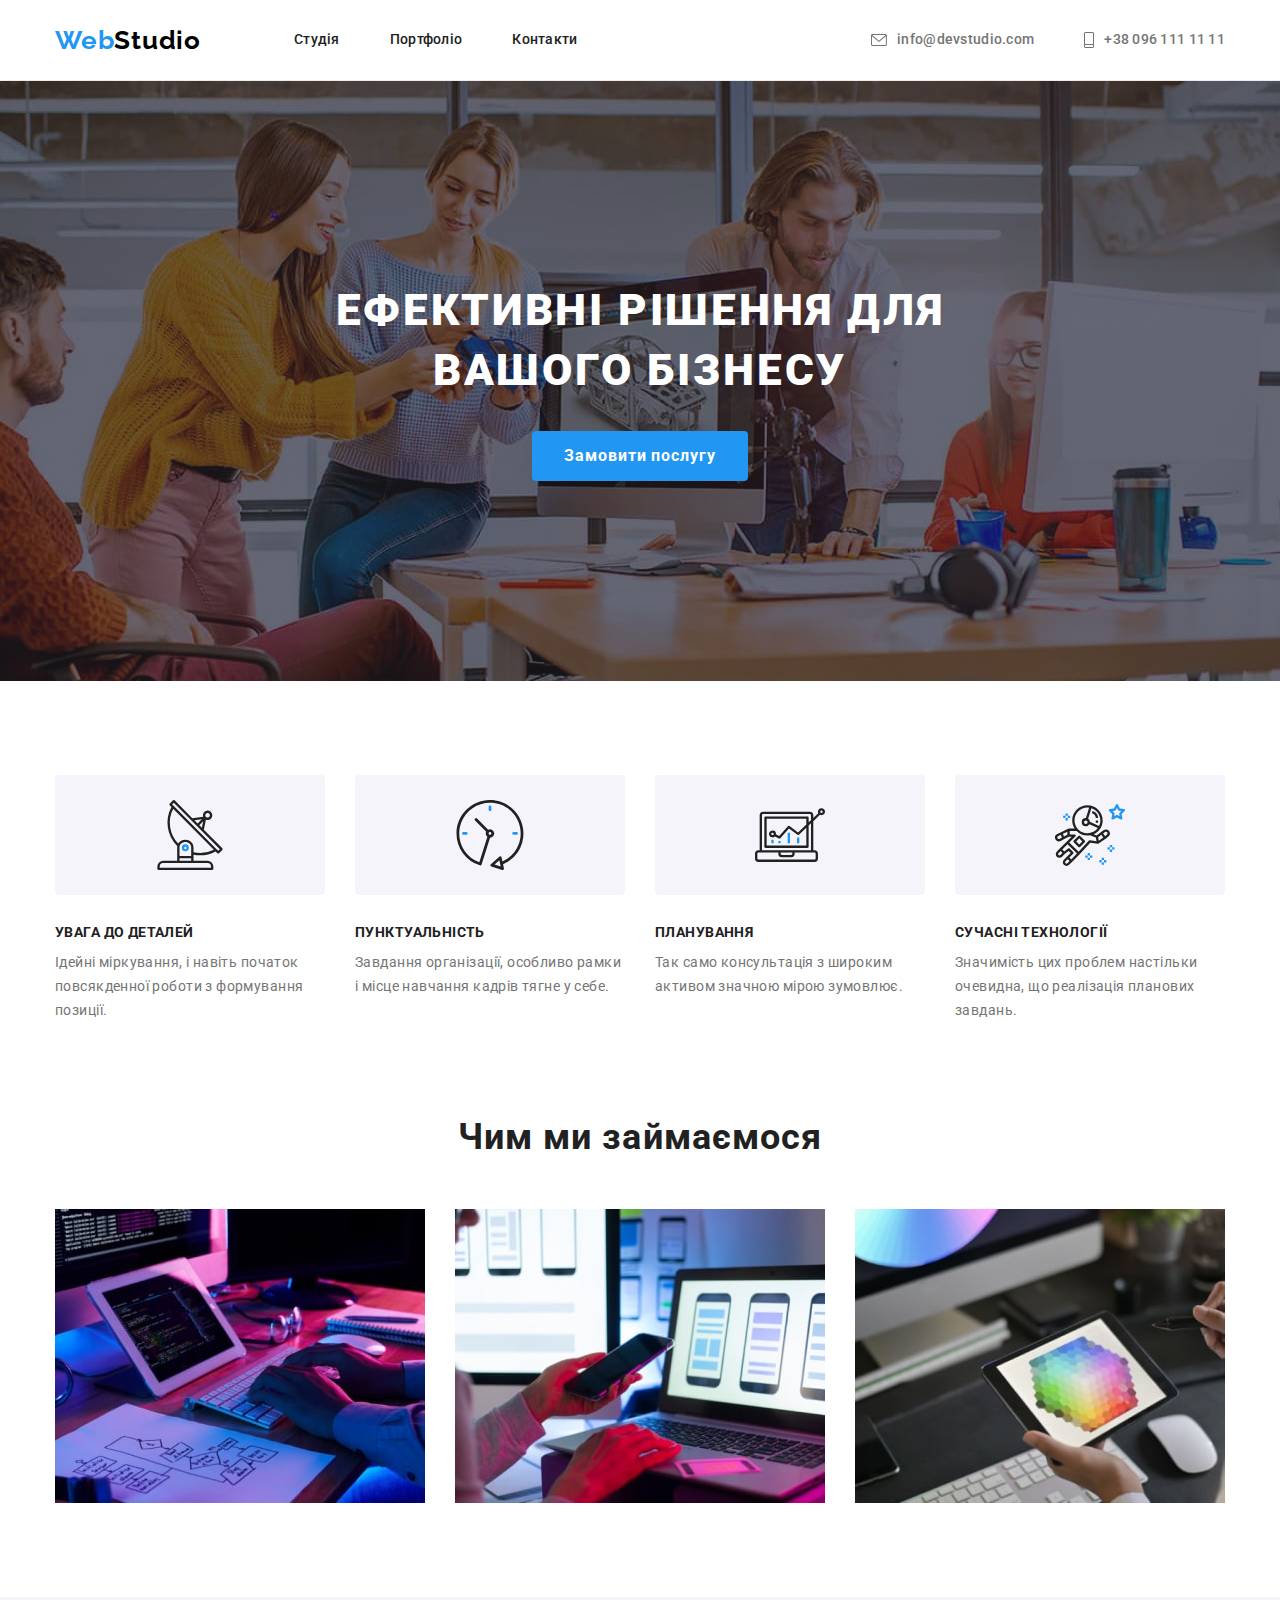
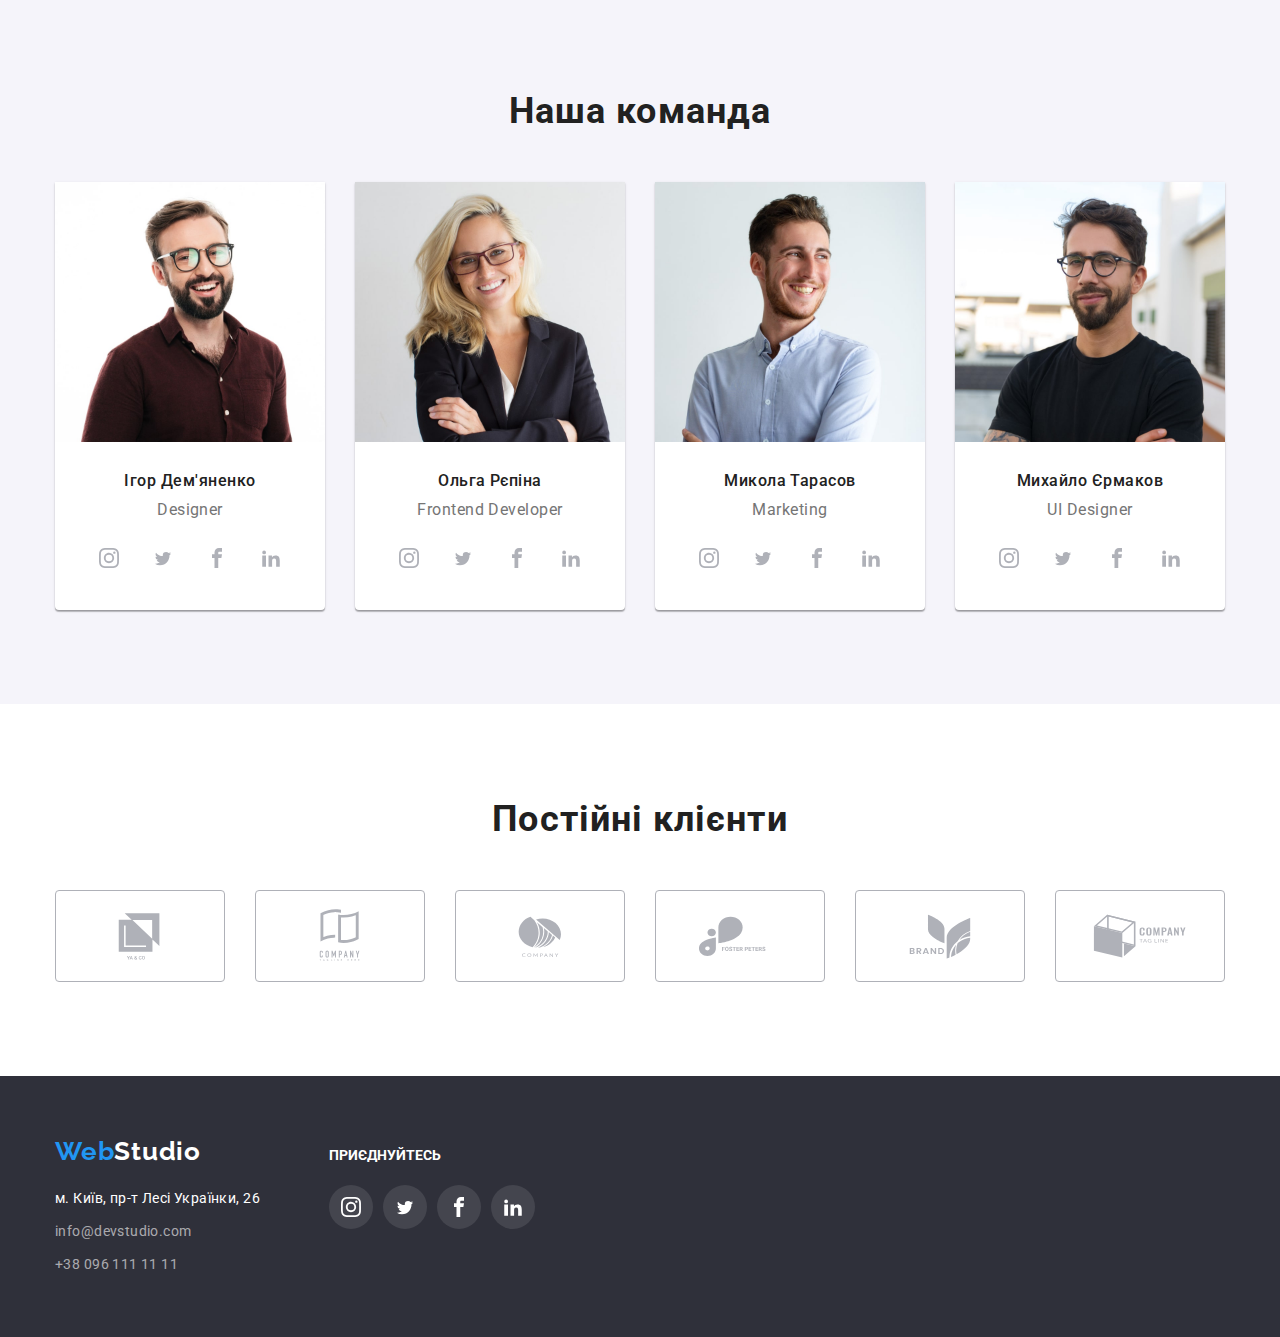
<file: index.html>
<!DOCTYPE html>
<html lang="uk">
  <head>
      <meta charset="UTF-8">
      <meta http-equiv="X-UA-Compatible" content="IE=edge">
      <meta name="viewport" content="width=device-width, initial-scale=1.0">
      <title>Document</title>
      <link rel="preconnect" href="https://fonts.googleapis.com"/>
      <link rel="preconnect" href="https://fonts.gstatic.com" crossorigin/>
      <link href="https://fonts.googleapis.com/css2?family=Montserrat:wght@400;600;700&family=Raleway:wght@700&family=Roboto:wght@400;500;700;900&display=swap" rel="stylesheet"/>
      <link rel="stylesheet" href="https://cdnjs.cloudflare.com/ajax/libs/modern-normalize/1.1.0/modern-normalize.min.css"
        integrity="sha512-wpPYUAdjBVSE4KJnH1VR1HeZfpl1ub8YT/NKx4PuQ5NmX2tKuGu6U/JRp5y+Y8XG2tV+wKQpNHVUX03MfMFn9Q=="
        crossorigin="anonymous" referrerpolicy="no-referrer" />
      <link rel="stylesheet" href="./css/styles.css"/>
  </head>
  <body>
    <header class="header"> 
      <div class="container flex">
        <nav class="header-nav"> 
          <a href="./index.html" lang="en" class="header-logo link"><span class="accent">Web</span>Studio</a>
          <ul class="header-item list header-nav">
            <li><a href="./index.html" class="header-item list link header-nav nav-list">Студія</a></li>
            <li><a href="./portfolio.html" class="header-item list link header-nav nav-list">Портфоліо</a></li>
            <li><a href="#" class="header-item list link contact-space nav-list">Контакти</a></li>
          </ul>
        </nav>
        <ul class="contact-space">
          <li class="header-mail">
            <a href="mailto:info@devstudio.com" class="item-link list link">
              <svg class="icon-mail" width="16px" height="12px">
                <use href="./images/symbolsecond.svg#icon-envelope"></use>
              </svg>
              info@devstudio.com
            </a>
          </li>
          <li class="header-tel">
            <a href="tel:+380961111111" class="item-link list link">
              <svg class="icon-tel" width="10px" height="16px">
                <use href="./images/symbolsecond.svg#icon-vector"></use>
              </svg>
              +38 096 111 11 11
            </a>
          </li>
        </ul>
      </div>
    </header>
    <main>
      <section class="hero overlay">
        <div class="container">
          <h1 class="header-content list"> Ефективні рішення для <br> вашого бізнесу</h1>
          <button class="header-btn" type="button">Замовити послугу</button>
        </div>    
      </section> 
      <section class="category-section">
        <div class="container">
        <ul class="category list">
          <li class="item icon-delivery">
              <h2 class="item-name">Увага до деталей</h2>
              <p class="items-text">
                Ідейні міркування, і навіть початок повсякденної роботи з формування позиції.
              </p>
          </li>
          <li class="item icon-watch">
              <h2 class="item-name">Пунктуальність</h2>
              <p class="items-text">
                Завдання організації, особливо рамки і місце навчання кадрів тягне у себе.
              </p>
          </li>
          <li class="item icon-tv">
              <h2 class="item-name">Планування</h2>
              <p class="items-text">
                Так само консультація з широким активом значною мірою зумовлює.
              </p>
          </li>
          <li class="item icon-astronavt">
              <h2 class="item-name">Сучасні технології</h2>
              <p class="items-text">
                Значимість цих проблем настільки очевидна, що реалізація планових завдань.
              </p>
          </li>
        </ul>
        </div>
      </section>
      <section class="what-we-do">
        <div class="container">
          <h2 class="images">Чим ми займаємося</h2>
          <ul class="activities list">
            <li><img src="./images/a.jpg" alt="Людина набирає текст" width="370"></li>
            <li><img src="./images/b.jpg" alt="Людина тримає телефон" width="370"></li>
            <li><img src="./images/c.jpg" alt="Людина тримає планшет" width="370"></li>
          </ul>
        </div>
      </section>
      <section class="our-team">
        <div class="container">
          <h2 class="images">Наша команда</h2>
          <ul class="team-frame list">
              <li class="style">
                <img src="./images/igor.jpg" alt width="270">
                <div class="team-work">
                  <h3 class="team">Ігор Дем'яненко</h3>
                  <p  class="team-title">Designer</p>
                    <ul class="social-links list">
                      <li>
                        <a href="#" class="link-fill" aria-label="іконка Інстаграм">
                          <span class="visually-hidden">Iнстаграм</span>
                            <svg class="link-icon" width="20px" height="20px">
                              <use href="./images/symbol-defsnew.svg#icon-instagram"></use>
                            </svg>
                        </a>
                      </li>  
                      <li>
                        <a href="#" class="link-fill-twitter" aria-label="іконка Твітер">
                          <span class="visually-hidden">Твітер</span>
                            <svg class="link-icon" width="20px" height="16.25px">
                              <use href="./images/symbol-defsnew.svg#icon-twitter"></use>
                            </svg>
                        </a>
                      </li>
                      <li> 
                        <a href="#" class="link-fill-facebook" aria-label="іконка Фейсбук">
                          <span class="visually-hidden">Фейсбук</span>
                            <svg class="link-icon" width="20px" height="20px">
                              <use href="./images/symbol-defsnew.svg#icon-facebook"></use>
                            </svg>
                        </a>    
                      </li>  
                      <li>
                        <a href="#" class="link-fill-linkedin2" aria-label="іконка Лінкідн">
                          <span class="visually-hidden">Лінкідн</span>
                            <svg class="link-icon" width="20px" height="20px">
                              <use href="./images/symbol-defsnew.svg#icon-linkedin2"></use>
                            </svg>
                        </a>
                      </li>  
                    </ul>
                </div>  
              </li>   
              <li class="style">
                <img src="./images/olga.jpg" alt width="270"/>
                <div class="team-work">
                  <h3  class="team">Ольга Рєпіна</h3>
                  <p  class="team-title">Frontend Developer</p>
                    <ul class="social-links list">
                      <li>
                        <a href="#" class="link-fill" aria-label="іконка Інстаграм">
                          <span class="visually-hidden">Iнстаграм</span>
                          <svg class="link-icon" width="20px" height="20px">
                            <use href="./images/symbol-defsnew.svg#icon-instagram"></use>
                          </svg>
                        </a>
                      </li>
                      <li>
                        <a href="#" class="link-fill-twitter" aria-label="іконка Твітер">
                          <span class="visually-hidden">Твітер</span>
                          <svg class="link-icon" width="20px" height="16.25px">
                            <use href="./images/symbol-defsnew.svg#icon-twitter"></use>
                          </svg>
                        </a>
                      </li>
                      <li>
                        <a href="#" class="link-fill-facebook" aria-label="іконка Фейсбук">
                          <span class="visually-hidden">Фейсбук</span>
                          <svg class="link-icon" width="20px" height="20px">
                            <use href="./images/symbol-defsnew.svg#icon-facebook"></use>
                          </svg>
                        </a>
                      </li>
                      <li>
                        <a href="#" class="link-fill-linkedin2" aria-label="іконка Лінкідн">
                          <span class="visually-hidden">Лінкідн</span>
                          <svg class="link-icon" width="20px" height="20px">
                            <use href="./images/symbol-defsnew.svg#icon-linkedin2"></use>
                          </svg>
                        </a>
                      </li>
                    </ul>
                </div>    
              </li>
              <li class="style"> 
                <img src="./images/mukola.jpg" alt width="270">
                <div class="team-work">
                  <h3  class="team">Микола Тарасов</h3>
                  <p  class="team-title">Marketing</p>
                    <ul class="social-links list">
                      <li>
                        <a href="#" class="link-fill" aria-label="іконка Інстаграм">
                          <span class="visually-hidden">Iнстаграм</span>
                          <svg class="link-icon" width="20px" height="20px">
                            <use href="./images/symbol-defsnew.svg#icon-instagram"></use>
                          </svg>
                        </a>
                      </li>
                      <li>
                        <a href="#" class="link-fill-twitter" aria-label="іконка Твітер">
                          <span class="visually-hidden">Твітер</span>
                          <svg class="link-icon" width="20px" height="16.25px">
                            <use href="./images/symbol-defsnew.svg#icon-twitter"></use>
                          </svg>
                        </a>
                      </li>
                      <li>
                        <a href="#" class="link-fill-facebook" aria-label="іконка Фейсбук">
                          <span class="visually-hidden">Фейсбук</span>
                          <svg class="link-icon" width="20px" height="20px">
                            <use href="./images/symbol-defsnew.svg#icon-facebook"></use>
                          </svg>
                        </a>
                      </li>
                      <li>
                        <a href="#" class="link-fill-linkedin2" aria-label="іконка Лінкідн">
                          <span class="visually-hidden">Лінкідн</span>
                          <svg class="link-icon" width="20px" height="20px">
                            <use href="./images/symbol-defsnew.svg#icon-linkedin2"></use>
                          </svg>
                        </a>
                      </li>
                    </ul>
                </div>
              </li>
              <li class="style">  
                <img src="./images/muchailo.jpg" alt width="270"/>
                <div class="team-work">
                  <h3  class="team">Михайло Єрмаков</h3>
                  <p  class="team-title">UI Designer</p>
                    <ul class="social-links list">
                      <li>
                        <a href="#" class="link-fill" aria-label="іконка Інстаграм">
                          <span class="visually-hidden">Iнстаграм</span>
                          <svg class="link-icon" width="20px" height="20px">
                            <use href="./images/symbol-defsnew.svg#icon-instagram"></use>
                          </svg>
                        </a>
                      </li>
                      <li>
                        <a href="#" class="link-fill-twitter" aria-label="іконка Твітер">
                          <span class="visually-hidden">Твітер</span>
                          <svg class="link-icon" width="20px" height="16.25px">
                            <use href="./images/symbol-defsnew.svg#icon-twitter"></use>
                          </svg>
                        </a>
                      </li>
                      <li>
                        <a href="#" class="link-fill-facebook" aria-label="іконка Фейсбук">
                          <span class="visually-hidden">Фейсбук</span>
                          <svg class="link-icon" width="20px" height="20px">
                            <use href="./images/symbol-defsnew.svg#icon-facebook"></use>
                          </svg>
                        </a>
                      </li>
                      <li>
                        <a href="#" class="link-fill-linkedin2" aria-label="іконка Лінкідн">
                          <span class="visually-hidden">Лінкідн</span>
                          <svg class="link-icon" width="20px" height="20px">
                            <use href="./images/symbol-defsnew.svg#icon-linkedin2"></use>
                          </svg>
                        </a>
                      </li>
                    </ul>
                </div>    
              </li>
            </ul>
        </div>
      </section>
      <section class="section-clients">
        <div class="container">
          <h2 class="clients-title">Постійні клієнти</h2>
          <ul class="list-companies list">
            <li class="list">
              <a href="" class="link-box" aria-label="Компанія YA&CO">
              <!-- <span class="visually-hidden"></span> -->
              <svg class="companies-logo" width="106px" height="60px">
                <use href="./images/symbolsecond.svg#icon-triangle"></use>
              </svg>  
              </a>
            </li>  
            <li class="list">
              <a href="" class="link-box" aria-label="Компанія Два">
                <!-- <span class="visually-hidden"></span> -->
                <svg class="companies-logo" width="106px" height="60px">
                  <use href="./images/symbolsecond.svg#icon-book"></use>
                </svg>
              </a> 
            </li>
            <li class="list">
              <a href="" class="link-box" aria-label="Компанія Три">
                <!-- <span class="visually-hidden"></span> -->
                <svg class="companies-logo" width="43.46px" height="41.18px">
                  <use href="./images/symbolsecond.svg#icon-circle"></use>
                </svg>
              </a>  
            </li>
            <li class="list">
              <a href="" class="link-box" aria-label="Компанія Чотири">
                <!-- <span class="visually-hidden"></span> -->
                <svg class="companies-logo" width="84.44px" height="40.62px">
                  <use href="./images/symbolsecond.svg#icon-oval"></use>  
                </svg>
              </a>  
            </li>
            <li class="list">
              <a href="" class="link-box" aria-label="Компанія П'ять">
                <!-- <span class="visually-hidden"></span> -->
                <svg class="companies-logo" width="62.54px" height="45.43px">
                  <use href="./images/symbolsecond.svg#icon-tree"></use>    
                </svg>
              </a>  
            </li>
            <li class="list">
              <a href="" class="link-box" aria-label="Компанія Ш">
                <!-- <span class="visually-hidden"></span> -->
                <svg class="companies-logo" width="93.79px" height="43.93px">
                  <use href="./images/symbolsecond.svg#icon-kvadrat"></use>
                </svg>
              </a>  
            </li>
          </ul>  
        </div>  
      </section>  
    </main>
    <footer class="footer">
      <div class="container footer-secondrow">
        <div class="footer-flex-block">
          <a href="./index.html" lang="en" class="footer-logo link list footer-frames"><span class="accept-footer">Web</span>Studio</a>
          <address>
            <ul class="link list">
              <li class="place-between">
              <a href="https://goo.gl/maps/9H467CgQcwdBSBEC6" target="_blank" rel="noopener noreferrer" class="footer-address link">
              м. Київ, пр-т Лесі Українки, 26 </a>
              </li>
              <li class="place-between"><a href="mailto:info@devstudio.com" class="footer-mail link list">info@devstudio.com</a></li>
              <li ><a href="tel:+380961111111" class="footer-tel link list">+38 096 111 11 11</a></li>
            </ul>
          </address>
        </div>
        <div class="footer-flex-block network">
          <p class="join">Приєднуйтесь</p>
          <ul class="footer-links">
            <li>
              <a href="#" class="link-fill-footer" aria-label="іконка Інстаграм">
                <svg class="link-icon" width="20px" height="20px">
                  <use href="./images/symbol-defsnew.svg#icon-instagram"></use>
                </svg>
              </a>
            </li>
            <li>
              <a href="#" class="link-fill-twitter-footer" aria-label="іконка Твітер">
                <svg class="link-icon" width="20px" height="16.25px">
                  <use href="./images/symbol-defsnew.svg#icon-twitter"></use>
                </svg>
              </a>
            </li>
            <li>
              <a href="#" class="link-fill-facebook-footer" aria-label="іконка Фейсбук">
                <svg class="link-icon" width="20px" height="20px">
                  <use href="./images/symbol-defsnew.svg#icon-facebook"></use>
                </svg>
              </a>
            </li>
            <li>
              <a href="#" class="link-fill-linkedin2-footer" aria-label="іконка Лінкідн">
                <svg class="link-icon" width="20px" height="20px">
                  <use href="./images/symbol-defsnew.svg#icon-linkedin2"></use>
                </svg>
              </a>
            </li>
          </ul>
        </div>
      </div>  
    </footer>
  </body>
</html>
</file>
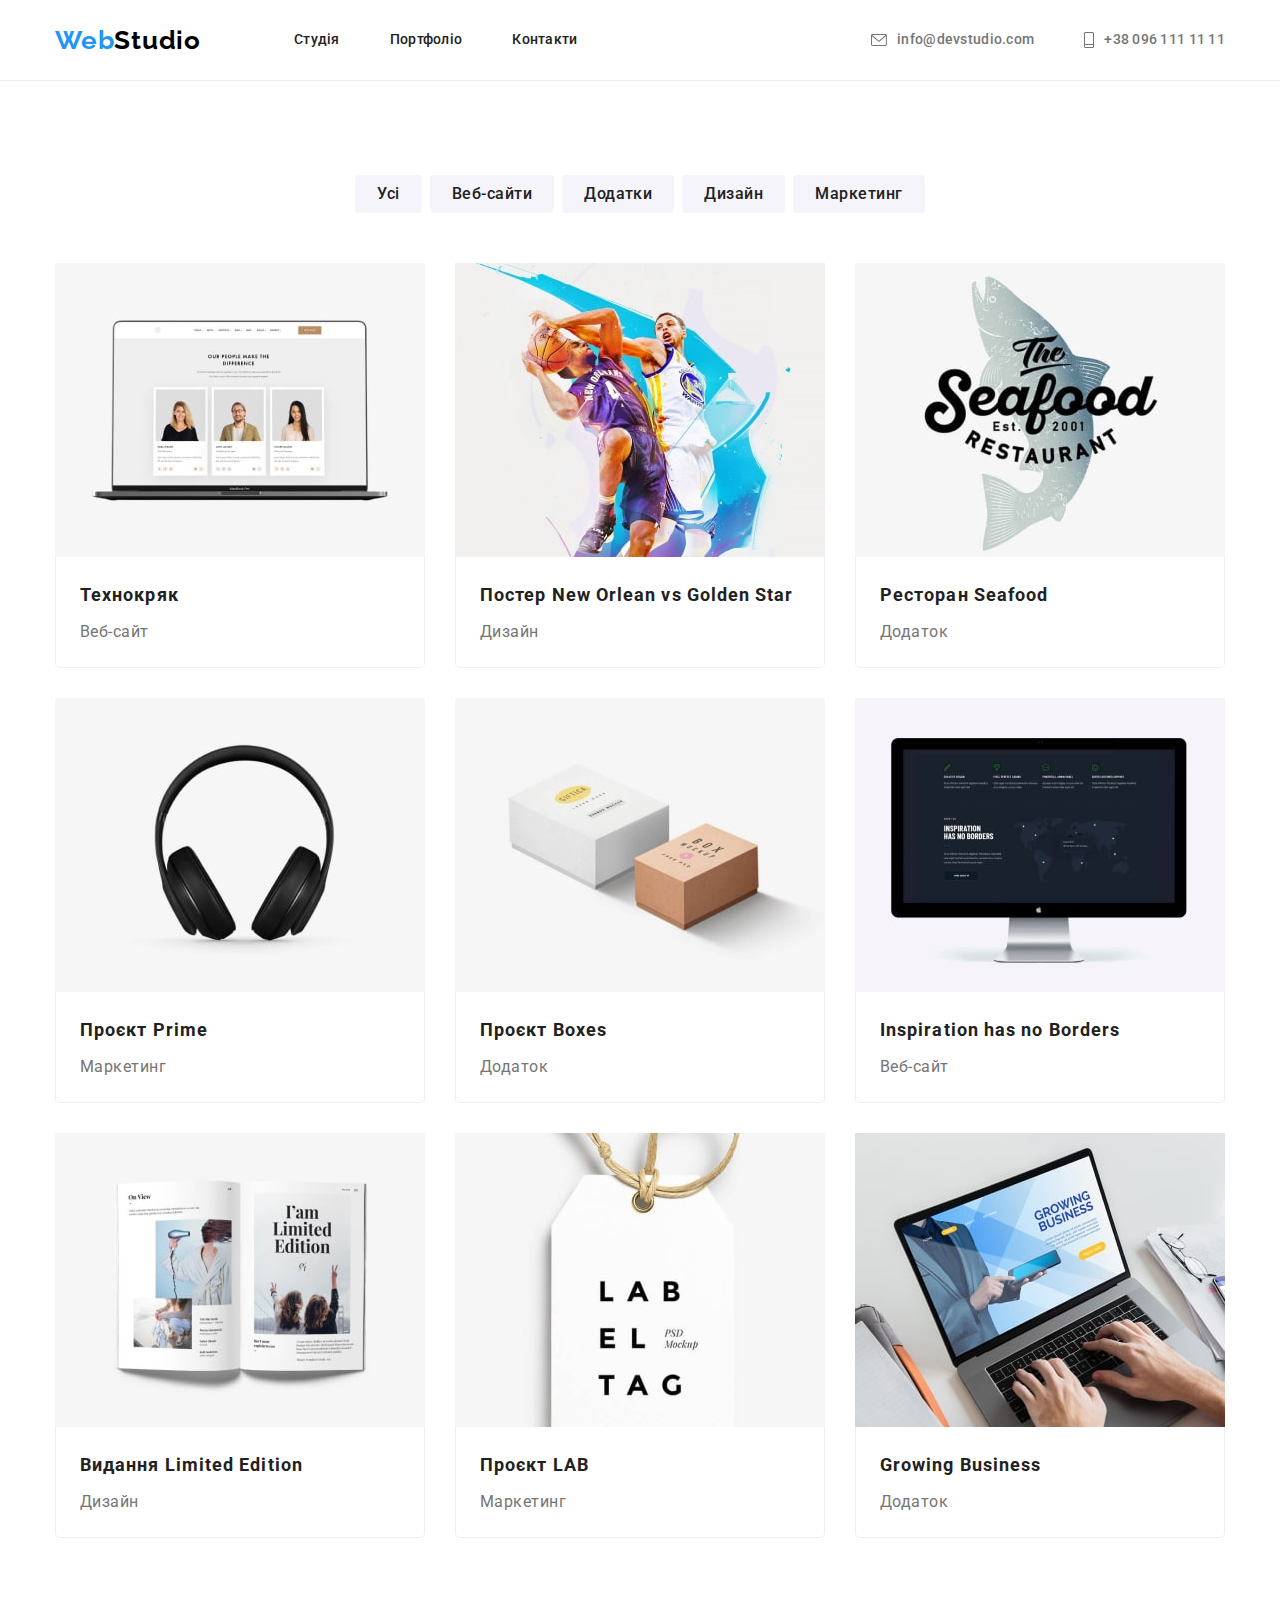
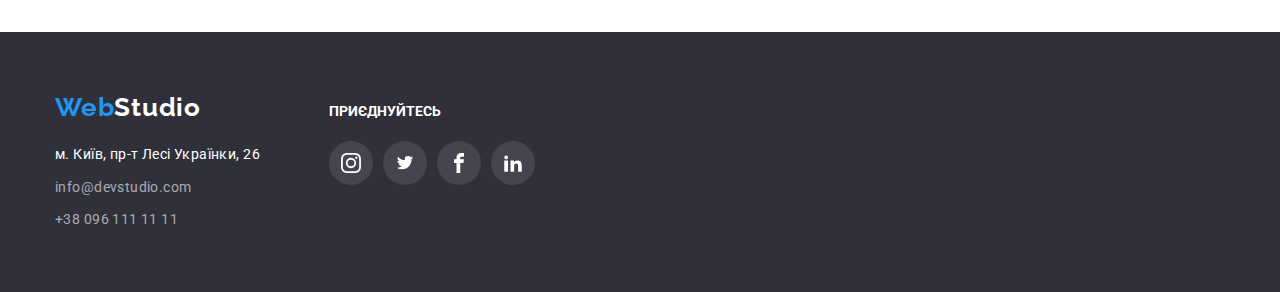
<file: portfolio.html>
<!DOCTYPE html>
<html lang="uk">
  <head>
    <meta charset="UTF-8">
    <meta http-equiv="X-UA-Compatible" content="IE=edge">
    <meta name="viewport" content="width=device-width, initial-scale=1.0">
    <title>Document</title>
    <link rel="preconnect" href="https://fonts.googleapis.com">
    <link rel="preconnect" href="https://fonts.gstatic.com" crossorigin>
    <link href="https://fonts.googleapis.com/css2?family=Raleway:wght@700&family=Roboto:wght@400;500;700;900&display=swap" rel="stylesheet">
    <link rel="stylesheet" href="https://cdnjs.cloudflare.com/ajax/libs/modern-normalize/1.1.0/modern-normalize.min.css"
      integrity="sha512-wpPYUAdjBVSE4KJnH1VR1HeZfpl1ub8YT/NKx4PuQ5NmX2tKuGu6U/JRp5y+Y8XG2tV+wKQpNHVUX03MfMFn9Q=="
      crossorigin="anonymous" referrerpolicy="no-referrer" />
    <link rel="stylesheet" href="./css/styles.css" />
  </head>
  <body>
    <header class="header">
      <div class="container flex">
        <nav class="header-nav">
          <a href="./index.html" lang="en" class="header-logo link"><span class="accent">Web</span>Studio</a>
            <ul class="header-item list header-nav">
                      <li><a href="./index.html" class="header-item list link header-nav nav-list">Студія</a></li>
                      <li><a href="./portfolio.html" class="header-item list link header-nav nav-list">Портфоліо</a></li>
                      <li><a href="#" class="header-item list link contact-space nav-list">Контакти</a></li>
                  </ul>
              </nav>
              <ul class="contact-space">
                  <li class="header-mail">
                      <a href="mailto:info@devstudio.com" class="item-link list link">
                          <svg class="icon-mail" width="16px" height="12px">
                              <use href="./images/symbolsecond.svg#icon-envelope"></use>
                          </svg>
                          info@devstudio.com
                      </a>
                  </li>
                  <li class="header-tel">
                      <a href="tel:+380961111111" class="item-link list link">
                          <svg class="icon-tel" width="10px" height="16px">
                              <use href="./images/symbolsecond.svg#icon-vector"></use>
                          </svg>
                          +38 096 111 11 11
                      </a>
                  </li>
              </ul>
          </div>
      </header>
      <main>
        <section class="card-set-section">
          <div class="container section-changeso">
          <ul class="buttons list">
            <li><button type="button" class="portfolio-button">Усі</button></li>
            <li><button type="button" class="portfolio-button">Веб-сайти</button></li>
            <li><button type="button" class="portfolio-button">Додатки</button></li>
            <li><button type="button" class="portfolio-button">Дизайн</button></li>
            <li><button type="button" class="portfolio-button">Маркетинг</button></li>
          </ul>
          <ul class="card-set list">
            <li class="shadow">
              <a href="#" class="style">
                <img src="./images/technokrak.jpg" alt width="370"/>
                <div class="card-style">
                  <h3 class="portfolio-list">Технокряк</h3>
                  <p class="portfolio-description">Веб-сайт</p>
                </div>
              </a>
            </li>
            <li class="shadow">
              <a href="#" class="style">
                <img src="./images/poster.jpg" alt width="370"/>
                <div class="card-style">
                  <h3 class="portfolio-list">Постер New Orlean vs Golden Star</h3>
                  <p class="portfolio-description">Дизайн</p>
                </div>    
              </a>
            </li>
            <li class="shadow">
              <a href="#" class="style">
                <img src="./images/restaurant.jpg" alt width="370"/>
                <div class="card-style">
                  <h3 class="portfolio-list">Ресторан Seafood</h3>
                  <p class="portfolio-description">Додаток</p>
                </div>
              </a>
            </li>
            <li class="shadow">
              <a href="#" class="style"><img src="./images/prime.jpg" alt width="370">
                <div class="card-style">
                  <h3 class="portfolio-list">Проєкт Prime</h3>
                  <p class="portfolio-description">Маркетинг</p>
                </div>
              </a>
            </li>
            <li class="shadow">
              <a href="#" class="style"><img src="./images/boxes.jpg" alt width="370">
                <div class="card-style">
                  <h3 class="portfolio-list">Проєкт Boxes</h3>
                  <p class="portfolio-description">Додаток</p>
                </div>
              </a>
            </li>
            <li class="shadow">
              <a href="#" class="style">
                <img src="./images/inspiration.jpg" alt width="370">
                <div class="card-style">
                  <h3 class="portfolio-list">Inspiration has no Borders</h3>
                  <p class="portfolio-description">Веб-сайт</p>
                </div>
              </a>
            </li>
            <li class="shadow">
              <a href="#" class="style">
                <img src="./images/edition.jpg" alt width="370">
                <div class="card-style">
                  <h3 class="portfolio-list">Видання Limited Edition</h3>
                  <p class="portfolio-description">Дизайн</p>
                </div>   
              </a>
            </li>
            <li class="shadow">
              <a href="#" class="style"><img src="./images/lab.jpg" alt width="370">
                <div class="card-style">
                  <h3 class="portfolio-list">Проєкт LAB</h3>
                  <p class="portfolio-description">Маркетинг</p>
                </div>
              </a>
            </li>
            <li class="shadow">
              <a href="#" class="style"><img src="./images/growing.jpg" alt width="370">
                <div class="card-style">
                  <h3 class="portfolio-list">Growing Business</h3>
                  <p class="portfolio-description">Додаток</p>
                </div>
              </a>
            </li>
            </ul>
          </div>
        </section>
      </main> 
      <footer class="footer">
        <div class="container footer-secondrow">
          <div class="footer-flex-block">
            <a href="./index.html" lang="en" class="footer-logo link list footer-frames"><span class="accept-footer">Web</span>Studio</a>
            <address>
              <ul class="link list">
                <li class="place-between">
                  <a href="https://goo.gl/maps/9H467CgQcwdBSBEC6" target="_blank" rel="noopener noreferrer" class="footer-address link">м. Київ, пр-т Лесі Українки, 26</a>
                </li>
                <li class="place-between">
                  <a href="mailto:info@devstudio.com" class="footer-mail link list">info@devstudio.com</a>
                </li>
                <li>
                  <a href="tel:+380961111111" class="footer-tel link list">+38 096 111 11 11</a>
                </li>
              </ul>
            </address>
          </div>
          <div class="footer-flex-block network">
            <p class="join">Приєднуйтесь</p>
            <ul class="footer-links">
              <li>
                <a href="#" class="link-fill-footer" aria-label="іконка Інстаграм">
                  <svg class="link-icon" width="20px" height="20px">
                    <use href="./images/symbol-defsnew.svg#icon-instagram"></use>
                  </svg>
                </a>
              </li>
              <li>
                <a href="#" class="link-fill-twitter-footer" aria-label="іконка Твітер">
                  <svg class="link-icon" width="20px" height="16.25px">
                    <use href="./images/symbol-defsnew.svg#icon-twitter"></use>
                  </svg>
                </a>
              </li>
              <li>
                <a href="#" class="link-fill-facebook-footer" aria-label="іконка Фейсбук">
                  <svg class="link-icon" width="20px" height="20px">
                    <use href="./images/symbol-defsnew.svg#icon-facebook"></use>
                  </svg>
                </a>
              </li>
              <li>
                <a href="#" class="link-fill-linkedin2-footer" aria-label="іконка Лінкідн">
                  <svg class="link-icon" width="20px" height="20px">
                    <use href="./images/symbol-defsnew.svg#icon-linkedin2"></use>
                  </svg>
                </a>
              </li>
            </ul>
          </div>
        </div>
      </footer>
  </body>
</html>
</file>
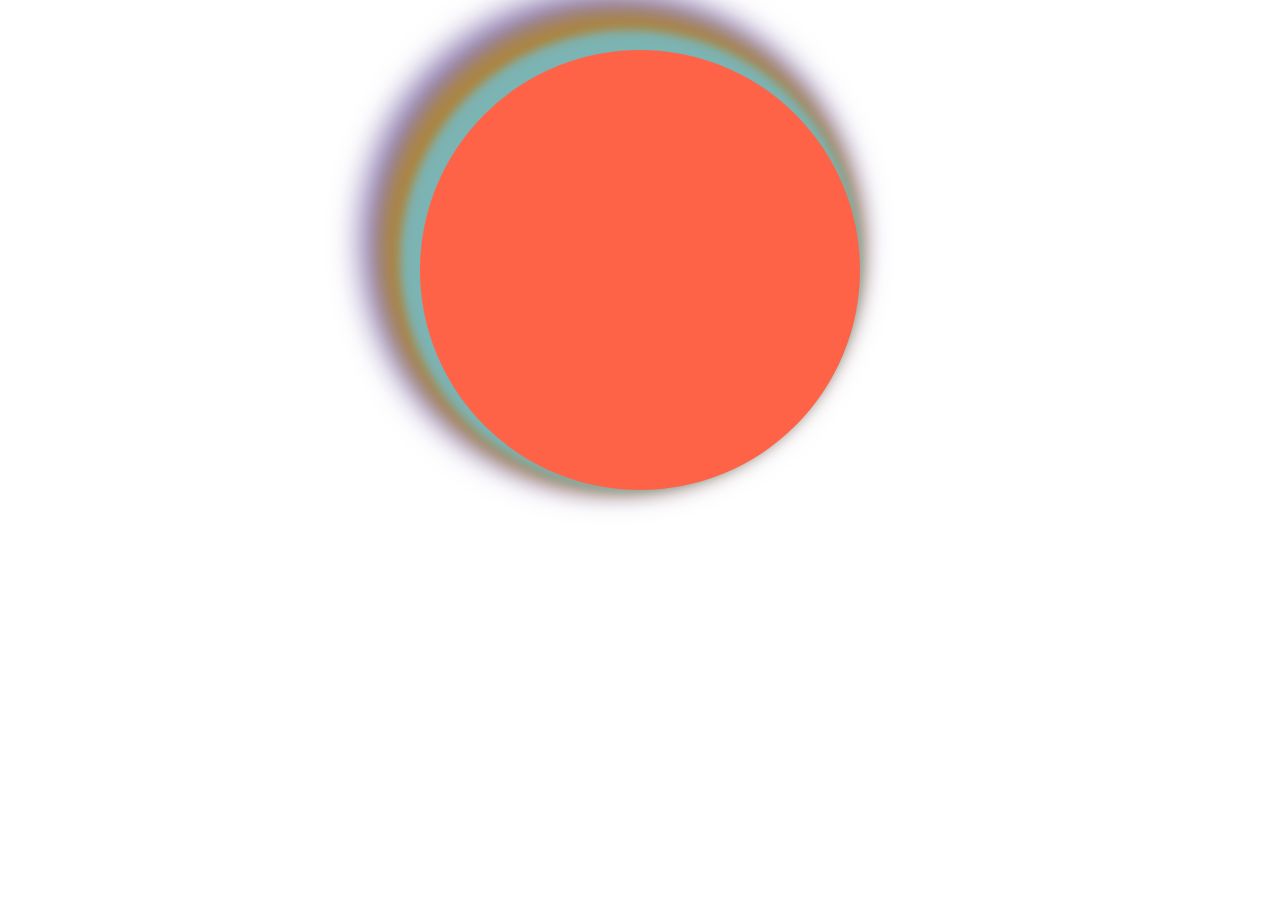
<file: test/test.html>
<!DOCTYPE html>
<html lang="en">
<head>
    <meta charset="UTF-8">
    <meta http-equiv="X-UA-Compatible" content="IE=edge">
    <meta name="viewport" content="width=device-width, initial-scale=1.0">
    <title>Document</title>
    <link rel="stylesheet" href="./test.css"/>
</head>
<body>
    <div class="container">
        <div class="box"></div>
    </div>
</body>
</html>
</file>
<file: css/styles.css>
:root {
    --body-background-color: #FFFFFF;
    --body-font-color: #212121;
    --header-background-color: #2F303A;
    --header-logo-color: #000000;
    --accent-color: #2196F3;
    --header-item-color: #212121;
    --header-contacts-color: #757575;
    --header-content-color: #FFFFFF;
    --header-btn-color: #FFFFFF;
    --header-btn-background-color: #2196F3;
    --header-btn-hover-color: #FFFFFF;
    --header-btn-hover-background-color: #188CE8;
    --header-item-hover-color: #2196F3;
    --item-name-color: #212121;
    --items-text-color: #757575;
    --images-color: #212121;
    --our-team-background-color: #F5F4FA;
    --team-color: #212121;
    --team-title-color: #757575;
    --footer-background-color: #2F303A;
    --accept-footer-color: #2196F3;
    --footer-logo-color: #FFFFFF;
    --footer-address-color: #FFFFFF;
    --footer-mail-color: rgba(255, 255, 255, 0.6);
    --footer-tel-color: rgba(255, 255, 255, 0.6);
    --portfolio-button-color: #212121;
    --portfolio-button-background-color: #F5F4FA;
    --portfolio-button-hover-color: #FFFFFF;
    --portfolio-button-hover-background-color: #2196F3;
    --portfolio-list-color: #212121;
    --portfolio-description-color: #757575;
}

p,
h1,
h2,
h3{
    margin: 0;
}

ul,
ol{
    margin: 0;
    padding-left: 0;
    list-style: none;
}

a{
    color:currentColor;
    text-decoration:none;
}

img{
    display: block;
    max-width: 100%;
    height: auto;
}

.container{
    width: 1200px;
    padding-left: 15px;
    padding-right: 15px;
    margin: 0 auto;
}


*,
*::before,
*::after {
    box-sizing: border-box;
}

body{
    font-family: 'Roboto', sans-serif;
    color: var(--body-font-color);
    background-color: var(--body-background-color);
    margin: 0px;
}

/* ----------- Header---------*/

.hero{
    padding-top: 200px;
    padding-bottom: 200px;
    background-color: var(--header-background-color);
    }

.overlay {
    max-width: 1600px;
    height: 600px;
    margin-left: auto;
    margin-right: auto;
    background-image: linear-gradient(to right, rgba(47, 48, 58, 0.4), rgba(47, 48, 58, 0.4)), url("../images/hero-bg.jpg");
    background-repeat: no-repeat;
    background-size: cover;
    background-position: center;
}


.header{
    border-bottom: 1px solid #ECECEC;
}

.flex{
    display: flex;
}

.header-nav{
    display:flex;
    align-items: center;
    gap: 93px;
    max-height: 80px;
    padding-top: 32px;
    padding-bottom: 32px;
}

.contact-space{
    display: flex;
    align-items: center;
    justify-content: flex-end;
    margin-left: auto;
    gap: 50px;
}

.item-link{
    display: flex;
    align-items: center;
    justify-content: space-between;
}

.item-link:hover,
.item-link:focus {
    color: #2196F3;
    fill: #2196F3;
}

.header-logo{
    font-family: 'raleway', sans-serif;
    font-weight: 700;
    font-size: 26px;
    line-height: 1.19;
    letter-spacing: 0.03em;
    color: var(--header-logo-color);
}

.accent{
    font-size: 26px;
    line-height: 1.19;
    letter-spacing: 0.03em;
    color: var(--accent-color);
}
.header-item{
    gap: 50px;
    font-weight: 500;
    font-size: 14px;
    line-height: 1.14;
    letter-spacing: 0.02em;
    color:var(--header-item-color);
}

.header-mail{
    font-weight: 500;
    font-size: 14px;
    line-height: 1.14;
    letter-spacing: 0.02em;
    color: var(--header-contacts-color);
}
.header-tel{
    font-weight: 500;
    font-size: 14px;
    line-height: 1.14;
    letter-spacing: 0.02em;
    color: var(--header-contacts-color);
}

.icon-mail,
.icon-tel{
    fill: currentColor;
    margin-right: 10px;
}

.header-content{
    font-weight: 900;
    font-size: 44px;
    line-height: 1.36;
    text-transform: uppercase;
    color: var(--header-content-color);
    letter-spacing: 0.06em;
    text-align: center;
    max-width: 696px;
    margin-bottom: 30px;
    margin-left: auto;
    margin-right: auto;    
}

.header-btn {
    font-family:inherit;
    font-style: normal;
    font-weight: 700;
    font-size: 16px;
    line-height: 1.88;
    letter-spacing: 0.06em;
    color: var(--header-btn-color);
    cursor: pointer;
    background-color: var(--header-btn-background-color);
    border-radius: 4px;
    padding: 10px 32px 10px 32px;
    display: flex;
    margin: auto;
    text-align: center;
    min-width: 152px;
    border: none;
}

.header-btn:hover,
.header-btn:focus {
    color: var(--header-btn-hover-color);
    background-color: var(--header-btn-hover-background-color);
}

.list {
    list-style: none;
}

.link{
    text-decoration: none;
}

.header-item:hover,
.header-item:focus {
    color: var(--header-item-hover-color);
}

/* ----------- Header---------*/

.what-we-do{
    padding-bottom: 94px;
}

.item{
    flex-basis: calc(100% / 4 - 30px);
    margin-right: 30px;
}
.item::before{ 
    display: block;
    content: '';
    background-repeat: no-repeat;
    background-size: 70px;
    background-position: center;
    background-color: #F5F4FA;
    width: 270px;
    height: 120px;
    border-radius: 4px;
    margin-bottom: 30px;
}

.item-icon{
    display: flex;
    margin-right: 10px;
    align-items: center;
}

.icon-delivery::before {
background-image: url(../images/antenna.svg);
}

.icon-watch::before{
    background-image: url(../images/clock.svg);
}

.icon-tv::before{
    background-image: url(../images/diagram.svg);
}

.icon-astronavt::before{
    background-image: url(../images/astronaut.svg);
}


.item-name{
    font-weight: 700;
    font-size: 14px;
    line-height: 1.14;
    letter-spacing: 0.03em;
    text-transform: uppercase;
    color: var(--item-name-color);
    gap: 30px;
    margin-bottom: 10px;
}

.items-text{
    font-size: 14px;
    line-height: 1.71;
    letter-spacing: 0.03em;
    color: var(--items-text-color);
    margin: 0;
    gap: 30px;
    width: 270px;
    height: 72px;
    left: 215px;
    top: 800px;
}

.category-section{
    padding-top: 94px;
    padding-bottom: 94px;
}

.category{
    display: flex;
    flex-wrap: wrap;
    margin-right: -30px;
} 

.category-menu{
    padding-top: 94px;
    padding-bottom: 94px;
}

.images{
    font-weight: 700;
    font-size: 36px;
    line-height:1.16;
    letter-spacing: 0.03em;
    color: var(--images-color);
    text-align: center;
    margin-bottom: 50px;
}
.activities{
    display: flex; 
    margin-top: 0; 
    gap: 30px;
}
.our-team{
    background-color: var(--our-team-background-color);
    font-weight: 500;
    font-size: 16px;
    line-height: 1.18;
    letter-spacing: 0.03em;
    padding-top: 94px;
    padding-bottom: 94px;
}
.team{
    font-weight: 500;
    font-size: 16px;
    line-height: 1.18;
    letter-spacing: 0.03em;
    color: var(--team-color);
    margin-bottom: 10px;
}

.team-title{
    font-weight: 400;
    font-size: 16px;
    line-height: 1.18;
    letter-spacing: 0.03em;
    color: var(--team-title-color);
}

.team-frame{
    background: var(--our-team-background-color);
    display: flex;
    gap: 30px;
}

.team-work{
    padding-top: 30px;
    padding-bottom: 30px;
}

.style{
    background-color:var(--body-background-color);
    text-decoration: none;
    box-shadow: 0px 1px 3px rgba(0, 0, 0, 0.12), 0px 1px 1px rgba(0, 0, 0, 0.14), 0px 2px 1px rgba(0, 0, 0, 0.2);
    border-radius: 0px 0px 4px 4px;
    text-align: center;
}

.style:nth-child(3n) {
    margin-right: 0;
}

.style:nth-last-child(-n +3) {
    margin-bottom: 0;
}

.social-links {
    display: flex;
    justify-content: center;
    height: 44px;
    padding: 0;
    margin-top: 16px;
    gap: 10px;
}

.link-fill,
.link-fill-twitter,
.link-fill-facebook,
.link-fill-linkedin2{
    padding: 0%;
    border: none;
    width: 44px;
    height: 44px;
    color: #AFB1B8;
    border-radius: 50%;
    background-color: #FFFFFF;
    display: flex;
    align-items: center;
    justify-content: center;
    background-size: 20px;
    background-repeat: no-repeat;
    background-position: center;
    gap: 10px;
}

.link-icon{
    fill: currentColor;
    display: inline-block;
}


.link-fill:hover,
.link-fill-twitter:hover,
.link-fill-facebook:hover,
.link-fill-linkedin2:hover,
.link-fill:focus,
.link-fill-twitter:focus,
.link-fill-facebook:focus,
.link-fill-linkedin2:focus{
    color: #FFFFFF;
    background-color: #2196F3;
}

.visually-hidden{
    position: absolute;
    white-space: nowrap;
    width: 1px;
    height: 1px;
    overflow: hidden;
    border: 0;
    padding: 0;
    clip: rect(0 0 0 0);
    clip-path: inset(50%);
    margin: -1px;
}

.list-companies{
    display: flex;
    gap: 30px;
}


.clients-title{
    font-weight: 700;
    font-size: 36px;
    line-height: 1.17;
    letter-spacing: 0.03em;
    text-align: center;
    color: #212121;
    margin-bottom: 50px;
}

.section-clients{
    padding-top: 94px;
    padding-bottom: 94px;
}

.link-box{
    width: 170px;
    height: 92px;
    box-sizing: border-box;
    color: #AFB1B8;
    border: 1px solid #AFB1B8;
    border-radius: 4px;
    display: flex;
    justify-content: center;
    align-items: center;
}

.link-box:hover,
.link-box:focus {
color: #2196F3;
border: 1px solid #2196F3;
}

.companies-logo{
    fill: currentColor;
}


/*---------Footer------*/
.footer{
    background-color: var(--footer-background-color);
    padding-top: 60px;
    padding-bottom: 60px;
}

.network {
    margin-left: 69px;
}

.accept-footer{
    font-weight: 700;
    font-size: 26px;
    line-height: 1.19;
    letter-spacing: 0.03em;
    color: var(--accept-footer-color);
}
.footer-logo{
    font-family: 'raleway', sans-serif;
    font-weight: 700;
    font-size: 26px;
    line-height: 1.19;
    letter-spacing: 0.03em;
    color: var(--footer-logo-color);
}

.footer-address{
    font-style: normal;
    font-size: 14px;
    line-height: 1.71;
    letter-spacing: 0.03em;
    color: var(--footer-address-color);
}

.footer-mail{
    font-style: normal;
    font-size: 14px;
    line-height: 1.71;
    letter-spacing: 0.03em;
    color: var(--footer-mail-color);
}

.footer-tel{
    font-style: normal;
    font-size: 14px;
    line-height: 1.71;
    letter-spacing: 0.03em;
    color: var(--footer-tel-color);
}

.footer-tel:hover,
.footer-tel:focus {
    color: var(--header-item-hover-color);
}

.footer-mail:hover,
.footer-mail:focus {
    color: var(--header-item-hover-color);
}

.footer-frames{
    display: inline-block;
    margin-bottom: 20px;
    margin-right: 0;
}

.place-between{
    margin-bottom: 9px;
}

.join{
    margin-bottom: 0px;
    color: #FFFFFF;
    font-weight: 700;
    font-size: 14px;
    line-height: 1.14;
    text-transform: uppercase;
    text-align: left;
}

.footer-links{
    display: flex;
    align-items: center;
    justify-content: center;
    gap: 10px;
    margin-top: 21px;
}

.link-fill-footer,
.link-fill-twitter-footer,
.link-fill-facebook-footer,
.link-fill-linkedin2-footer{
    padding: 0%;
    border: none;
    width: 44px;
    height: 44px;
    color: #FFFFFF;
    border-radius: 50%;
    background-color: rgba(255, 255, 255, 0.1);
    display: flex;
    align-items: center;
    justify-content: center;
    background-size: 20px;
    background-repeat: no-repeat;
    background-position: center;
}

.link-fill-footer:hover,
.link-fill-twitter-footer:hover,
.link-fill-facebook-footer:hover,
.link-fill-linkedin2-footer:hover {
    color: #FFFFFF;
    background-color: #2196F3;
}
.link-fill-footer:focus,
.link-fill-twitter-footer:focus,
.link-fill-facebook-footer:focus,
.link-fill-linkedin2-footer:focus {
    color: #FFFFFF;
    background-color: #2196F3;
}

.footer-secondrow{
    display: flex;
    align-items: baseline;
}

/*----------Portfolio-----------*/

.card-set-section{
    padding-top: 94px;
    padding-bottom: 94px;
    display: flex;
}

.portfolio-button{
    border: none;
    padding-top: 6px;
    padding-bottom: 6px;
    padding-left: 22px;
    padding-right: 22px;
    border-radius: 4px;
    font-family: 'Roboto', sans-serif;
    font-weight: 500;
    font-size: 16px;
    line-height: 1.62;
    text-align: center;
    letter-spacing: 0.03em;
    cursor: pointer;
    color: var(--portfolio-button-color);
    background-color: var(--portfolio-button-background-color);
}

.portfolio-button:hover,
.portfolio-button:focus {
    color:var(--portfolio-button-hover-color);
    background-color: var(--portfolio-button-hover-background-color);
    box-shadow: 0px 3px 1px rgba(0, 0, 0, 0.1), 0px 1px 2px rgba(0, 0, 0, 0.08), 0px 2px 2px rgba(0, 0, 0, 0.12);
}

.buttons{
    display: flex;
    justify-content: center;
    margin: 0;
    padding: 0;
    gap: 8px;
    margin-bottom: 50px;
}

.portfolio-list{
    font-weight: 700;
    font-size: 18px;
    line-height: 2;
    letter-spacing: 0.06em;
    color: var(--portfolio-list-color);
    margin-bottom: 4px;
}

.portfolio-description {
    font-size: 16px;
    line-height: 1.87;
    letter-spacing: 0.03em;
    color: var(--portfolio-description-color);
}
.card-set{
    display: flex;
    flex-wrap: wrap;
    gap:30px;
    align-content: center;
    flex-basis: calc ((100% - 60px) / 3);
}

.section-changes{
    padding-top: 94px;
    padding-bottom: 94px;
}

.card-style{
    border: 1px solid #EEEEEE;
    border-top: transparent;
    border-bottom-right-radius: 5px;
    border-bottom-left-radius: 5px;
    padding: 20px 24px;
    text-align: left;
}
    
.shadow:hover,
.shadow:focus{
    box-shadow: 0px 1px 1px rgba(0, 0, 0, 0.12), 0px 4px 4px rgba(0, 0, 0, 0.06), 1px 4px 6px rgba(0, 0, 0, 0.16);
}
</file>
<file: test/test.css>
.box{
width: 400px;
height: 400px;
padding: 20px;
background-color: tomato;
margin: 50px auto;
border-radius: 50%;
box-shadow: -10px -10px 10px 10px rgb(124, 179, 179), -20px -20px 20px 20px rgb(173, 134, 62),  -30px -30px 30px 30px rgb(141, 124, 179);
transition: transform 200ms linear, tranform 200ms linear;
}

.box:active{
transform:translate (10px, 10px);
box-shadow: unset;
}
</file>
